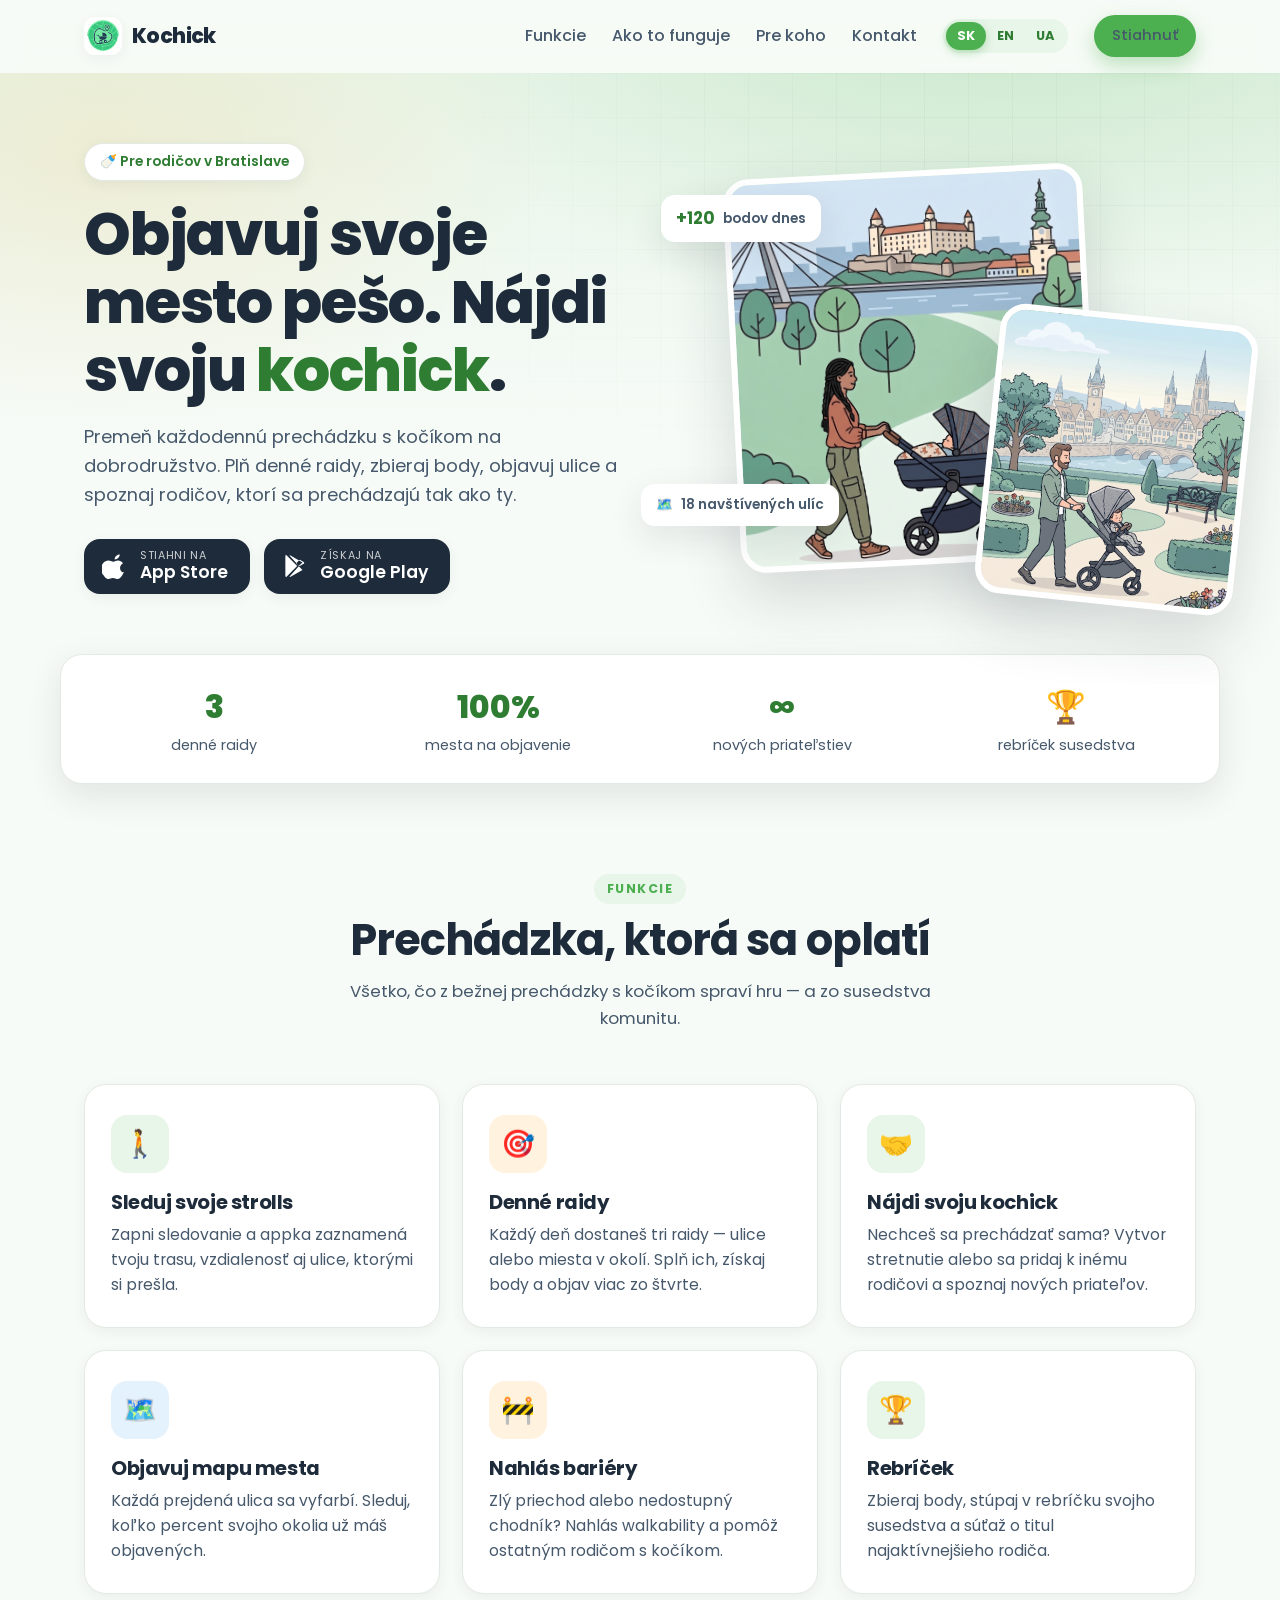
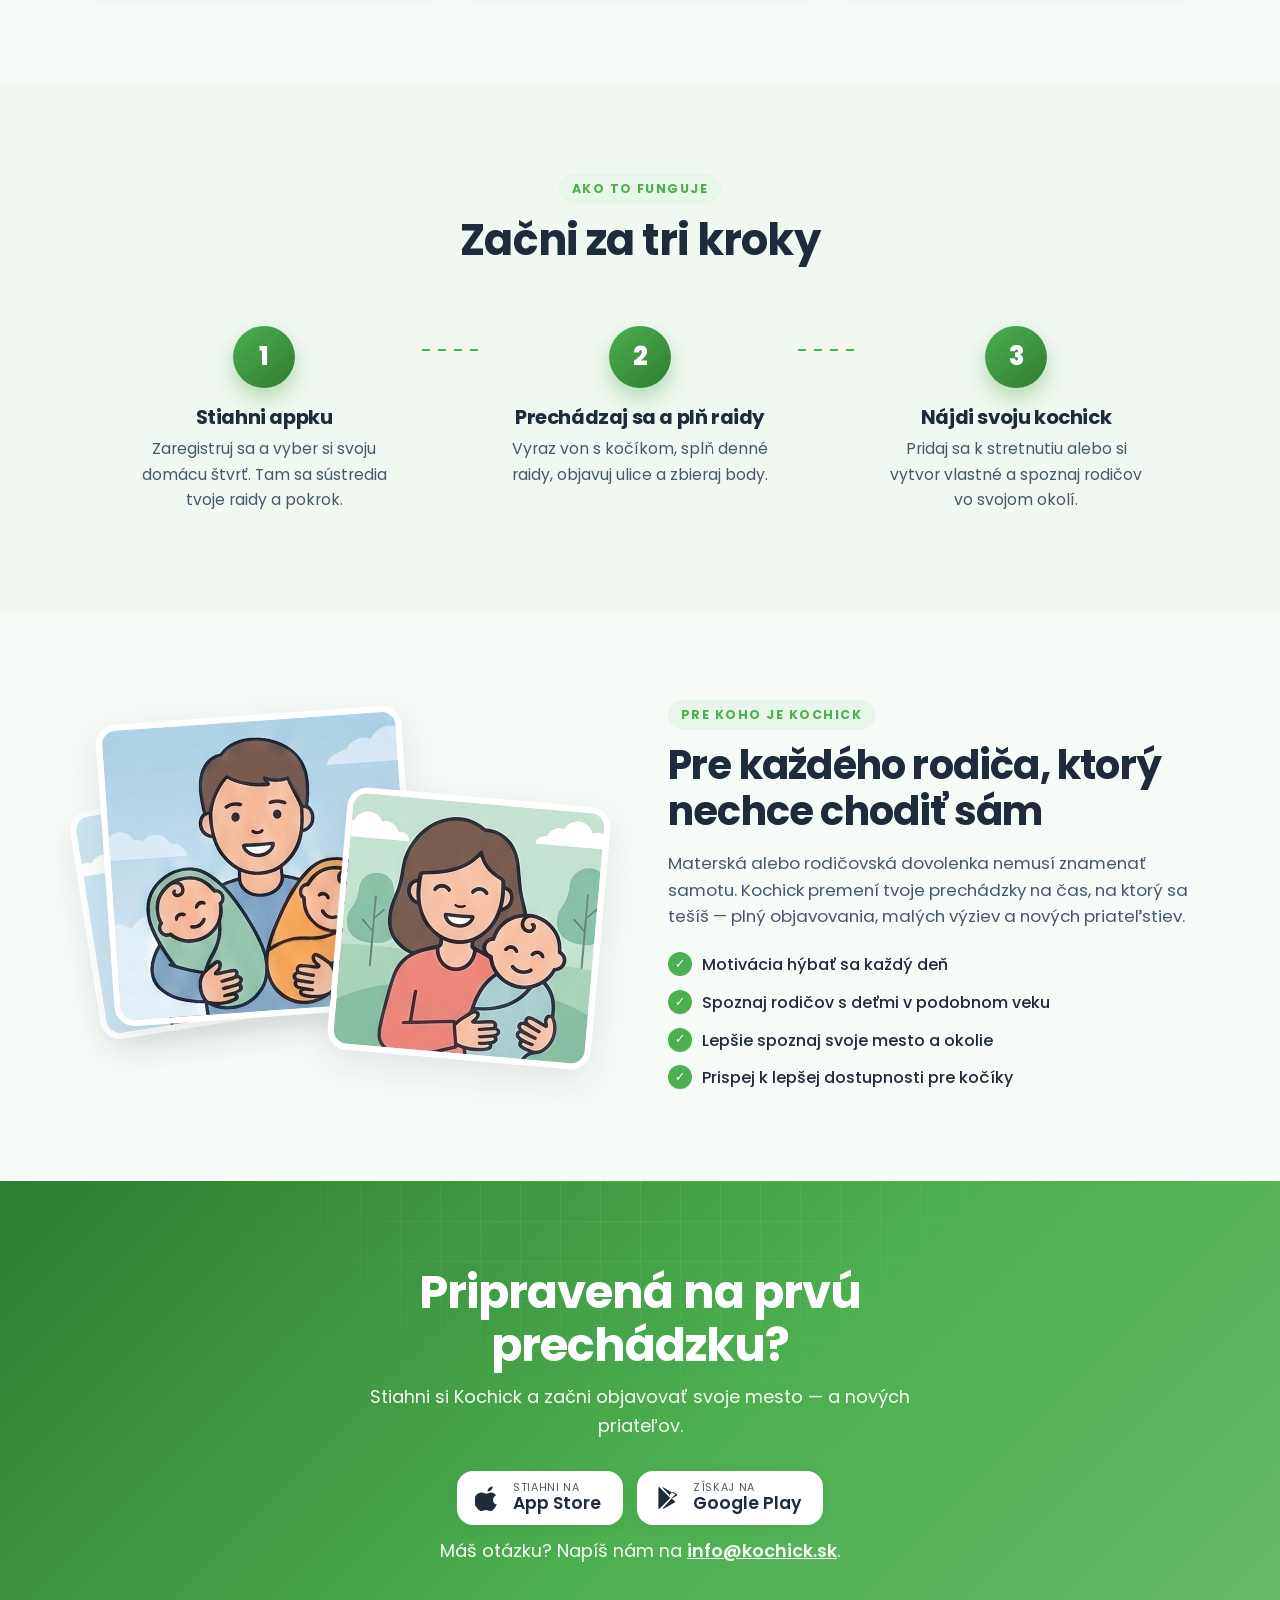
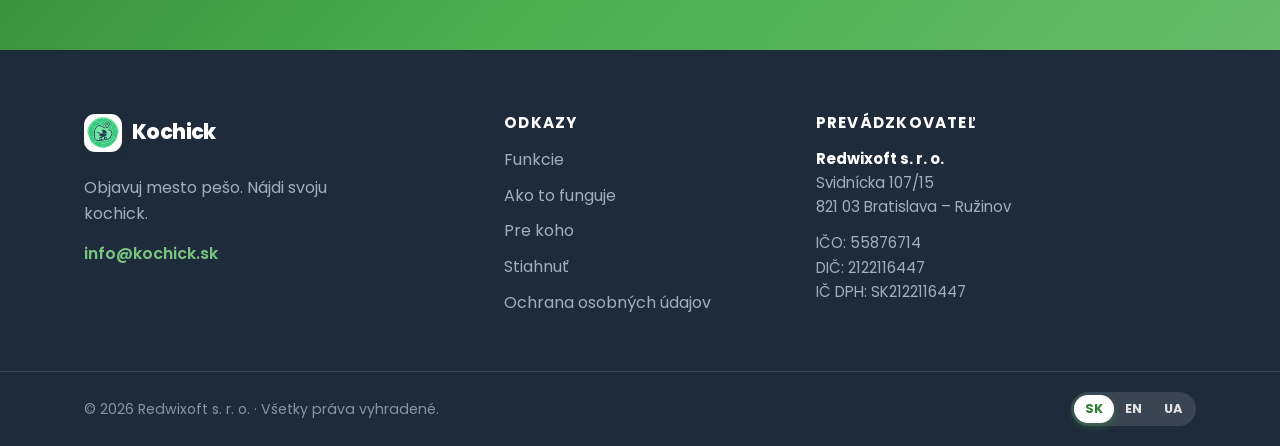
<file: index.html>
<!DOCTYPE html>
<html lang="sk">
<head>
  <meta charset="UTF-8" />
  <meta name="viewport" content="width=device-width, initial-scale=1.0" />
  <title>Kochick — Objavuj svoje mesto pešo</title>
  <meta name="description" data-i18n="meta.description"
        content="Kochick je hravá appka pre rodičov s kočíkom. Prechádzaj sa, plň denné raidy, objavuj mesto a nájdi svoju kochick — parťáčku na prechádzky." />
  <link rel="icon" type="image/png" href="assets/img/favicon.png" />

  <!-- Fonts -->
  <link rel="preconnect" href="https://fonts.googleapis.com" />
  <link rel="preconnect" href="https://fonts.gstatic.com" crossorigin />
  <link href="https://fonts.googleapis.com/css2?family=Poppins:wght@400;500;600;700;800&family=Nunito:wght@400;600;700;800&display=swap" rel="stylesheet" />

  <link rel="stylesheet" href="assets/css/styles.css" />
</head>
<body>

  <!-- ============ NAVBAR ============ -->
  <header class="nav" id="nav">
    <div class="container nav__inner">
      <a href="#top" class="brand">
        <img src="assets/img/logo.png" alt="Kochick" class="brand__logo" />
        <span class="brand__name">Kochick</span>
      </a>

      <nav class="nav__links" id="navLinks">
        <a href="#features" data-i18n="nav.features">Funkcie</a>
        <a href="#how" data-i18n="nav.how">Ako to funguje</a>
        <a href="#who" data-i18n="nav.who">Pre koho</a>
        <a href="#contact" data-i18n="nav.contact">Kontakt</a>

        <div class="lang" role="group" aria-label="Language">
          <button class="lang__btn" data-lang="sk">SK</button>
          <button class="lang__btn" data-lang="en">EN</button>
          <button class="lang__btn" data-lang="uk">UA</button>
        </div>

        <a href="#download" class="btn btn--primary btn--sm nav__cta" data-i18n="nav.download">Stiahnuť</a>
      </nav>

      <button class="nav__toggle" id="navToggle" aria-label="Menu">
        <span></span><span></span><span></span>
      </button>
    </div>
  </header>

  <main id="top">

    <!-- ============ HERO ============ -->
    <section class="hero">
      <div class="hero__bg" aria-hidden="true"></div>
      <div class="container hero__inner">
        <div class="hero__copy reveal">
          <span class="pill" data-i18n="hero.pill">🍼 Pre rodičov v Bratislave</span>
          <h1 class="hero__title" data-i18n="hero.title">Objavuj svoje mesto pešo. Nájdi svoju <span class="accent">kochick</span>.</h1>
          <p class="hero__sub" data-i18n="hero.sub">
            Premeň každodennú prechádzku s kočíkom na dobrodružstvo. Plň denné raidy, zbieraj body,
            objavuj ulice a spoznaj rodičov, ktorí sa prechádzajú tak ako ty.
          </p>

          <div class="store-row">
            <!-- IOS button — comment out this whole block to hide when only Android is ready -->
            <a class="store-btn" data-store="ios" href="#" aria-label="App Store">
              <svg viewBox="0 0 24 24" aria-hidden="true"><path d="M16.365 1.43c0 1.14-.42 2.2-1.26 3.05-.99 1-2.15 1.58-3.4 1.48-.15-1.12.4-2.28 1.2-3.06.87-.86 2.3-1.5 3.46-1.47zM20.5 17.02c-.6 1.38-.9 1.99-1.66 3.2-1.07 1.7-2.58 3.82-4.46 3.83-1.66.02-2.09-1.08-4.35-1.07-2.26.01-2.73 1.09-4.4 1.07-1.87-.02-3.3-1.93-4.37-3.63C-1.16 17.9-1.48 12.4.98 9.48c1.24-1.5 3.2-2.45 4.98-2.45 1.82 0 2.96 1.08 4.46 1.08 1.46 0 2.35-1.08 4.46-1.08 1.6 0 3.29.87 4.5 2.38-3.95 2.16-3.31 7.8.12 8.61z"/></svg>
              <span><small data-i18n="store.iosSmall">Stiahni na</small><strong>App Store</strong></span>
            </a>
            <!-- /IOS -->

            <!-- ANDROID button — comment out this whole block to hide when only iOS is ready -->
            <a class="store-btn" data-store="android" href="#" aria-label="Google Play">
              <svg viewBox="0 0 24 24" aria-hidden="true"><path d="M3.6 1.8c-.3.2-.5.6-.5 1.1v18.2c0 .5.2.9.5 1.1l.1.1L14 12.1v-.2L3.7 1.7l-.1.1zm11.9 10.5l3.4 3.4-11 6.3c-.4.2-.8.1-1.1 0l8.7-9.7zm0-.6L6.8 2.4c.3-.2.7-.2 1.1 0l11 6.3-3.4 3zm.9.3l3.6-2c.7-.4.7-1.4 0-1.8l-3.5-2-3.7 3.4 3.6 2.4z"/></svg>
              <span><small data-i18n="store.androidSmall">Získaj na</small><strong>Google Play</strong></span>
            </a>
            <!-- /ANDROID -->
          </div>
        </div>

        <div class="hero__art reveal">
          <div class="hero__phone">
            <img src="assets/img/hero-woman.png" alt="" class="hero__scene hero__scene--front" />
            <img src="assets/img/hero-man.png" alt="" class="hero__scene hero__scene--back" />
          </div>
          <div class="float-badge float-badge--1"><strong>+120</strong><span data-i18n="hero.badgePoints">bodov dnes</span></div>
          <div class="float-badge float-badge--2">🗺️ <span data-i18n="hero.badgeStreets">18 navštívených ulíc</span></div>
        </div>
      </div>
    </section>

    <!-- ============ STATS STRIP ============ -->
    <section class="stats">
      <div class="container stats__inner">
        <div class="stat reveal"><strong>3</strong><span data-i18n="stats.raids">denné raidy</span></div>
        <div class="stat reveal"><strong>100%</strong><span data-i18n="stats.map">mesta na objavenie</span></div>
        <div class="stat reveal"><strong>∞</strong><span data-i18n="stats.friends">nových priateľstiev</span></div>
        <div class="stat reveal"><strong>🏆</strong><span data-i18n="stats.rank">rebríček susedstva</span></div>
      </div>
    </section>

    <!-- ============ FEATURES ============ -->
    <section class="section" id="features">
      <div class="container">
        <div class="section__head reveal">
          <span class="eyebrow" data-i18n="features.eyebrow">Funkcie</span>
          <h2 data-i18n="features.title">Prechádzka, ktorá sa oplatí</h2>
          <p data-i18n="features.sub">Všetko, čo z bežnej prechádzky s kočíkom spraví hru — a zo susedstva komunitu.</p>
        </div>

        <div class="grid">
          <article class="card reveal">
            <div class="card__icon card__icon--green">🚶</div>
            <h3 data-i18n="feat.strolls.t">Sleduj svoje strolls</h3>
            <p data-i18n="feat.strolls.d">Zapni sledovanie a appka zaznamená tvoju trasu, vzdialenosť aj ulice, ktorými si prešla.</p>
          </article>

          <article class="card reveal">
            <div class="card__icon card__icon--orange">🎯</div>
            <h3 data-i18n="feat.raids.t">Denné raidy</h3>
            <p data-i18n="feat.raids.d">Každý deň dostaneš tri raidy — ulice alebo miesta v okolí. Splň ich, získaj body a objav viac zo štvrte.</p>
          </article>

          <article class="card reveal">
            <div class="card__icon card__icon--green">🤝</div>
            <h3 data-i18n="feat.meetups.t">Nájdi svoju kochick</h3>
            <p data-i18n="feat.meetups.d">Nechceš sa prechádzať sama? Vytvor stretnutie alebo sa pridaj k inému rodičovi a spoznaj nových priateľov.</p>
          </article>

          <article class="card reveal">
            <div class="card__icon card__icon--blue">🗺️</div>
            <h3 data-i18n="feat.map.t">Objavuj mapu mesta</h3>
            <p data-i18n="feat.map.d">Každá prejdená ulica sa vyfarbí. Sleduj, koľko percent svojho okolia už máš objavených.</p>
          </article>

          <article class="card reveal">
            <div class="card__icon card__icon--orange">🚧</div>
            <h3 data-i18n="feat.walk.t">Nahlás bariéry</h3>
            <p data-i18n="feat.walk.d">Zlý priechod alebo nedostupný chodník? Nahlás walkability a pomôž ostatným rodičom s kočíkom.</p>
          </article>

          <article class="card reveal">
            <div class="card__icon card__icon--green">🏆</div>
            <h3 data-i18n="feat.rank.t">Rebríček</h3>
            <p data-i18n="feat.rank.d">Zbieraj body, stúpaj v rebríčku svojho susedstva a súťaž o titul najaktívnejšieho rodiča.</p>
          </article>
        </div>
      </div>
    </section>

    <!-- ============ HOW IT WORKS ============ -->
    <section class="section section--tint" id="how">
      <div class="container">
        <div class="section__head reveal">
          <span class="eyebrow" data-i18n="how.eyebrow">Ako to funguje</span>
          <h2 data-i18n="how.title">Začni za tri kroky</h2>
        </div>

        <div class="steps">
          <div class="step reveal">
            <div class="step__num">1</div>
            <h3 data-i18n="how.s1.t">Stiahni appku</h3>
            <p data-i18n="how.s1.d">Zaregistruj sa a vyber si svoju domácu štvrť. Tam sa sústredia tvoje raidy a pokrok.</p>
          </div>
          <div class="step__line" aria-hidden="true"></div>
          <div class="step reveal">
            <div class="step__num">2</div>
            <h3 data-i18n="how.s2.t">Prechádzaj sa a plň raidy</h3>
            <p data-i18n="how.s2.d">Vyraz von s kočíkom, splň denné raidy, objavuj ulice a zbieraj body.</p>
          </div>
          <div class="step__line" aria-hidden="true"></div>
          <div class="step reveal">
            <div class="step__num">3</div>
            <h3 data-i18n="how.s3.t">Nájdi svoju kochick</h3>
            <p data-i18n="how.s3.d">Pridaj sa k stretnutiu alebo si vytvor vlastné a spoznaj rodičov vo svojom okolí.</p>
          </div>
        </div>
      </div>
    </section>

    <!-- ============ WHO IT'S FOR / SHOWCASE ============ -->
    <section class="section" id="who">
      <div class="container who">
        <div class="who__art reveal">
          <img src="assets/img/profile-man-2.png" alt="" class="who__img who__img--1" />
          <img src="assets/img/profile-woman.png" alt="" class="who__img who__img--2" />
          <img src="assets/img/profile-woman-2.png" alt="" class="who__img who__img--3" />
        </div>
        <div class="who__copy reveal">
          <span class="eyebrow" data-i18n="who.eyebrow">Pre koho je Kochick</span>
          <h2 data-i18n="who.title">Pre každého rodiča, ktorý nechce chodiť sám</h2>
          <p data-i18n="who.sub">Materská alebo rodičovská dovolenka nemusí znamenať samotu. Kochick premení tvoje prechádzky na čas, na ktorý sa tešíš — plný objavovania, malých výziev a nových priateľstiev.</p>
          <ul class="checklist">
            <li data-i18n="who.p1">Motivácia hýbať sa každý deň</li>
            <li data-i18n="who.p2">Spoznaj rodičov s deťmi v podobnom veku</li>
            <li data-i18n="who.p3">Lepšie spoznaj svoje mesto a okolie</li>
            <li data-i18n="who.p4">Prispej k lepšej dostupnosti pre kočíky</li>
          </ul>
        </div>
      </div>
    </section>

    <!-- ============ DOWNLOAD CTA ============ -->
    <section class="cta" id="download">
      <div class="cta__bg" aria-hidden="true"></div>
      <div class="container cta__inner reveal">
        <h2 data-i18n="cta.title">Pripravená na prvú prechádzku?</h2>
        <p data-i18n="cta.sub">Stiahni si Kochick a začni objavovať svoje mesto — a nových priateľov.</p>

        <div class="store-row store-row--center">
          <!-- IOS button — comment out this whole block to hide when only Android is ready -->
          <a class="store-btn store-btn--light" data-store="ios" href="#" aria-label="App Store">
            <svg viewBox="0 0 24 24" aria-hidden="true"><path d="M16.365 1.43c0 1.14-.42 2.2-1.26 3.05-.99 1-2.15 1.58-3.4 1.48-.15-1.12.4-2.28 1.2-3.06.87-.86 2.3-1.5 3.46-1.47zM20.5 17.02c-.6 1.38-.9 1.99-1.66 3.2-1.07 1.7-2.58 3.82-4.46 3.83-1.66.02-2.09-1.08-4.35-1.07-2.26.01-2.73 1.09-4.4 1.07-1.87-.02-3.3-1.93-4.37-3.63C-1.16 17.9-1.48 12.4.98 9.48c1.24-1.5 3.2-2.45 4.98-2.45 1.82 0 2.96 1.08 4.46 1.08 1.46 0 2.35-1.08 4.46-1.08 1.6 0 3.29.87 4.5 2.38-3.95 2.16-3.31 7.8.12 8.61z"/></svg>
            <span><small data-i18n="store.iosSmall">Stiahni na</small><strong>App Store</strong></span>
          </a>
          <!-- /IOS -->

          <!-- ANDROID button — comment out this whole block to hide when only iOS is ready -->
          <a class="store-btn store-btn--light" data-store="android" href="#" aria-label="Google Play">
            <svg viewBox="0 0 24 24" aria-hidden="true"><path d="M3.6 1.8c-.3.2-.5.6-.5 1.1v18.2c0 .5.2.9.5 1.1l.1.1L14 12.1v-.2L3.7 1.7l-.1.1zm11.9 10.5l3.4 3.4-11 6.3c-.4.2-.8.1-1.1 0l8.7-9.7zm0-.6L6.8 2.4c.3-.2.7-.2 1.1 0l11 6.3-3.4 3zm.9.3l3.6-2c.7-.4.7-1.4 0-1.8l-3.5-2-3.7 3.4 3.6 2.4z"/></svg>
            <span><small data-i18n="store.androidSmall">Získaj na</small><strong>Google Play</strong></span>
          </a>
          <!-- /ANDROID -->
        </div>
        <p class="cta__note" data-i18n="cta.soon">Máš otázku? Napíš nám na
          <a href="mailto:info@kochick.sk">info@kochick.sk</a>.</p>
      </div>
    </section>

  </main>

  <!-- ============ FOOTER ============ -->
  <footer class="footer" id="contact">
    <div class="container footer__inner">
      <div class="footer__brand">
        <a href="#top" class="brand">
          <img src="assets/img/logo.png" alt="Kochick" class="brand__logo" />
          <span class="brand__name">Kochick</span>
        </a>
        <p data-i18n="footer.tagline">Objavuj mesto pešo. Nájdi svoju kochick.</p>
        <a class="footer__mail" href="mailto:info@kochick.sk">info@kochick.sk</a>
      </div>

      <div class="footer__col">
        <h4 data-i18n="footer.linksTitle">Odkazy</h4>
        <a href="#features" data-i18n="nav.features">Funkcie</a>
        <a href="#how" data-i18n="nav.how">Ako to funguje</a>
        <a href="#who" data-i18n="nav.who">Pre koho</a>
        <a href="#download" data-i18n="nav.download">Stiahnuť</a>
        <a href="privacy.html" data-i18n="footer.privacy">Ochrana osobných údajov</a>
      </div>

      <div class="footer__col footer__legal">
        <h4 data-i18n="footer.companyTitle">Prevádzkovateľ</h4>
        <p>
          <strong>Redwixoft s. r. o.</strong><br />
          Svidnícka 107/15<br />
          821 03 Bratislava – Ružinov
        </p>
        <p class="footer__ids">
          IČO: 55876714<br />
          DIČ: 2122116447<br />
          IČ DPH: SK2122116447
        </p>
      </div>
    </div>

    <div class="footer__bottom">
      <div class="container footer__bottom-inner">
        <span>© <span id="year">2026</span> Redwixoft s. r. o. · <span data-i18n="footer.rights">Všetky práva vyhradené.</span></span>
        <div class="lang lang--footer" role="group" aria-label="Language">
          <button class="lang__btn" data-lang="sk">SK</button>
          <button class="lang__btn" data-lang="en">EN</button>
          <button class="lang__btn" data-lang="uk">UA</button>
        </div>
      </div>
    </div>
  </footer>

  <script src="assets/js/i18n.js"></script>
  <script src="assets/js/main.js"></script>
</body>
</html>
</file>
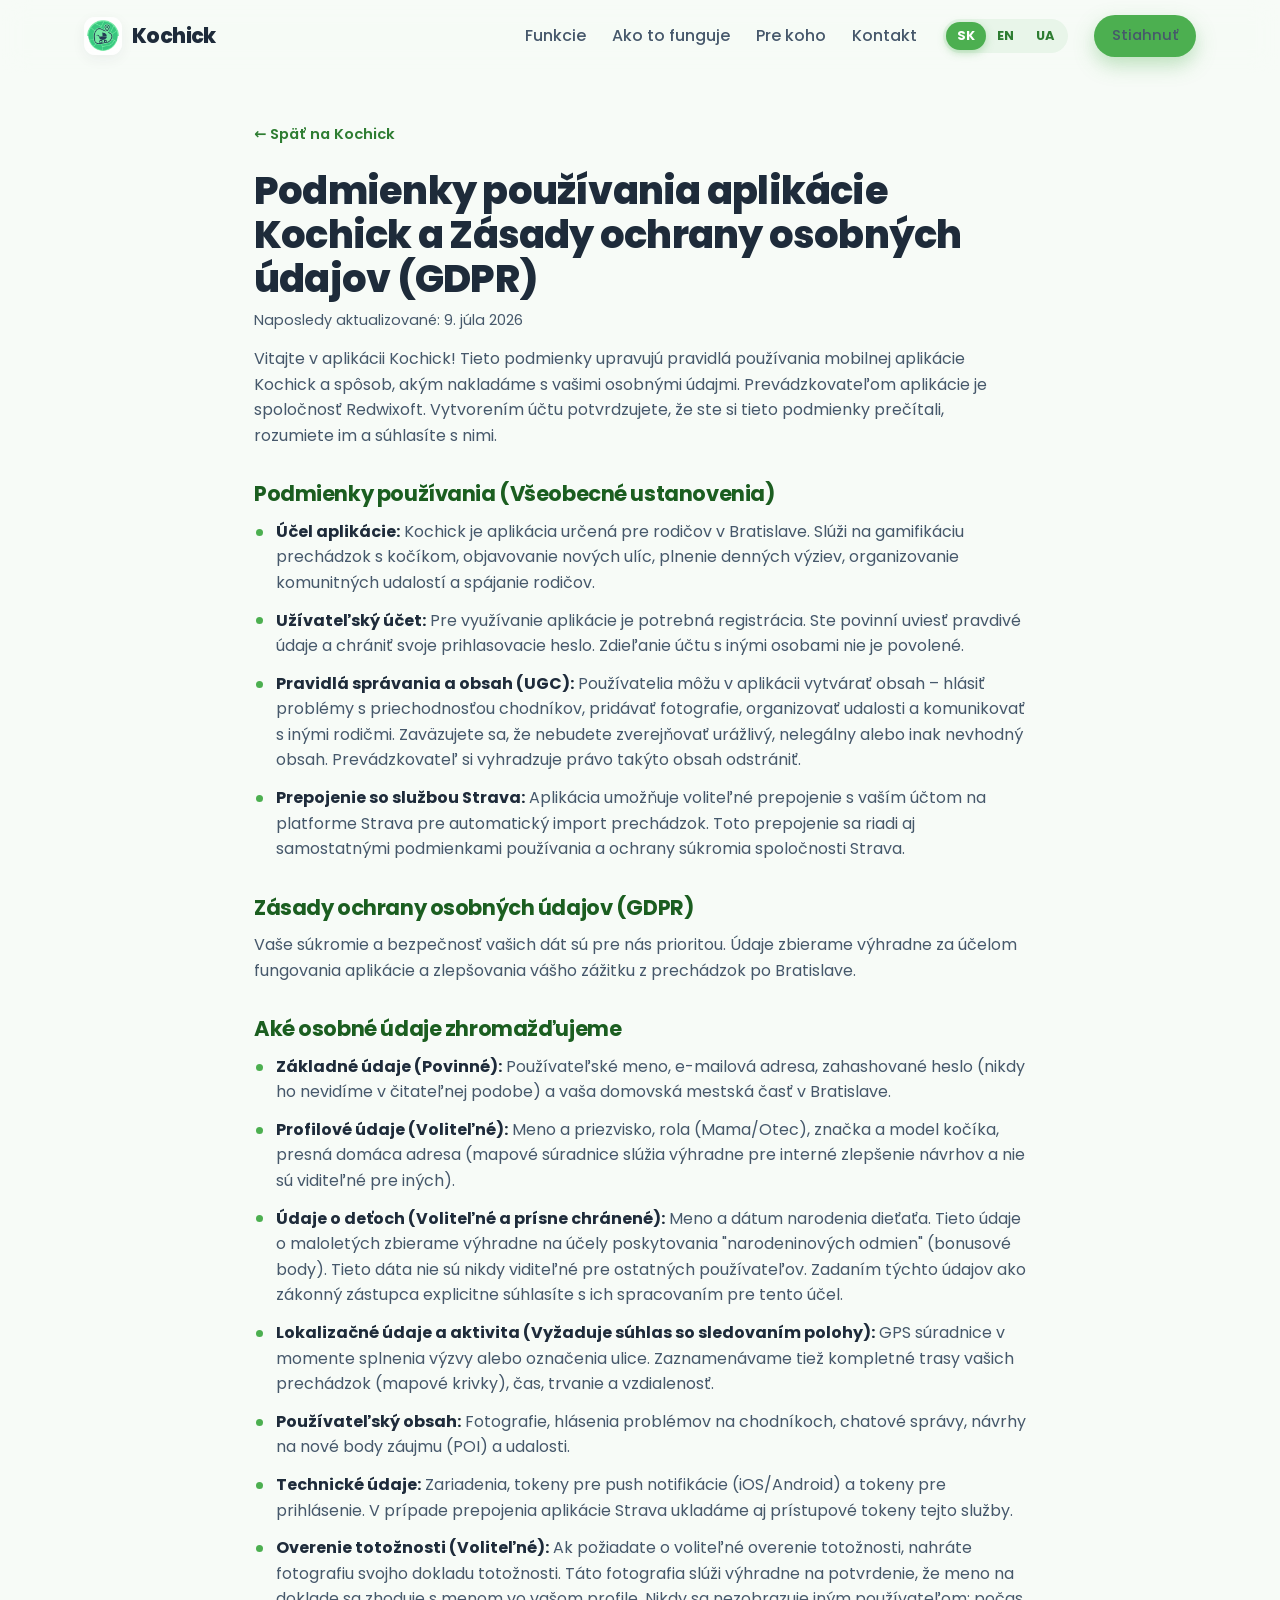
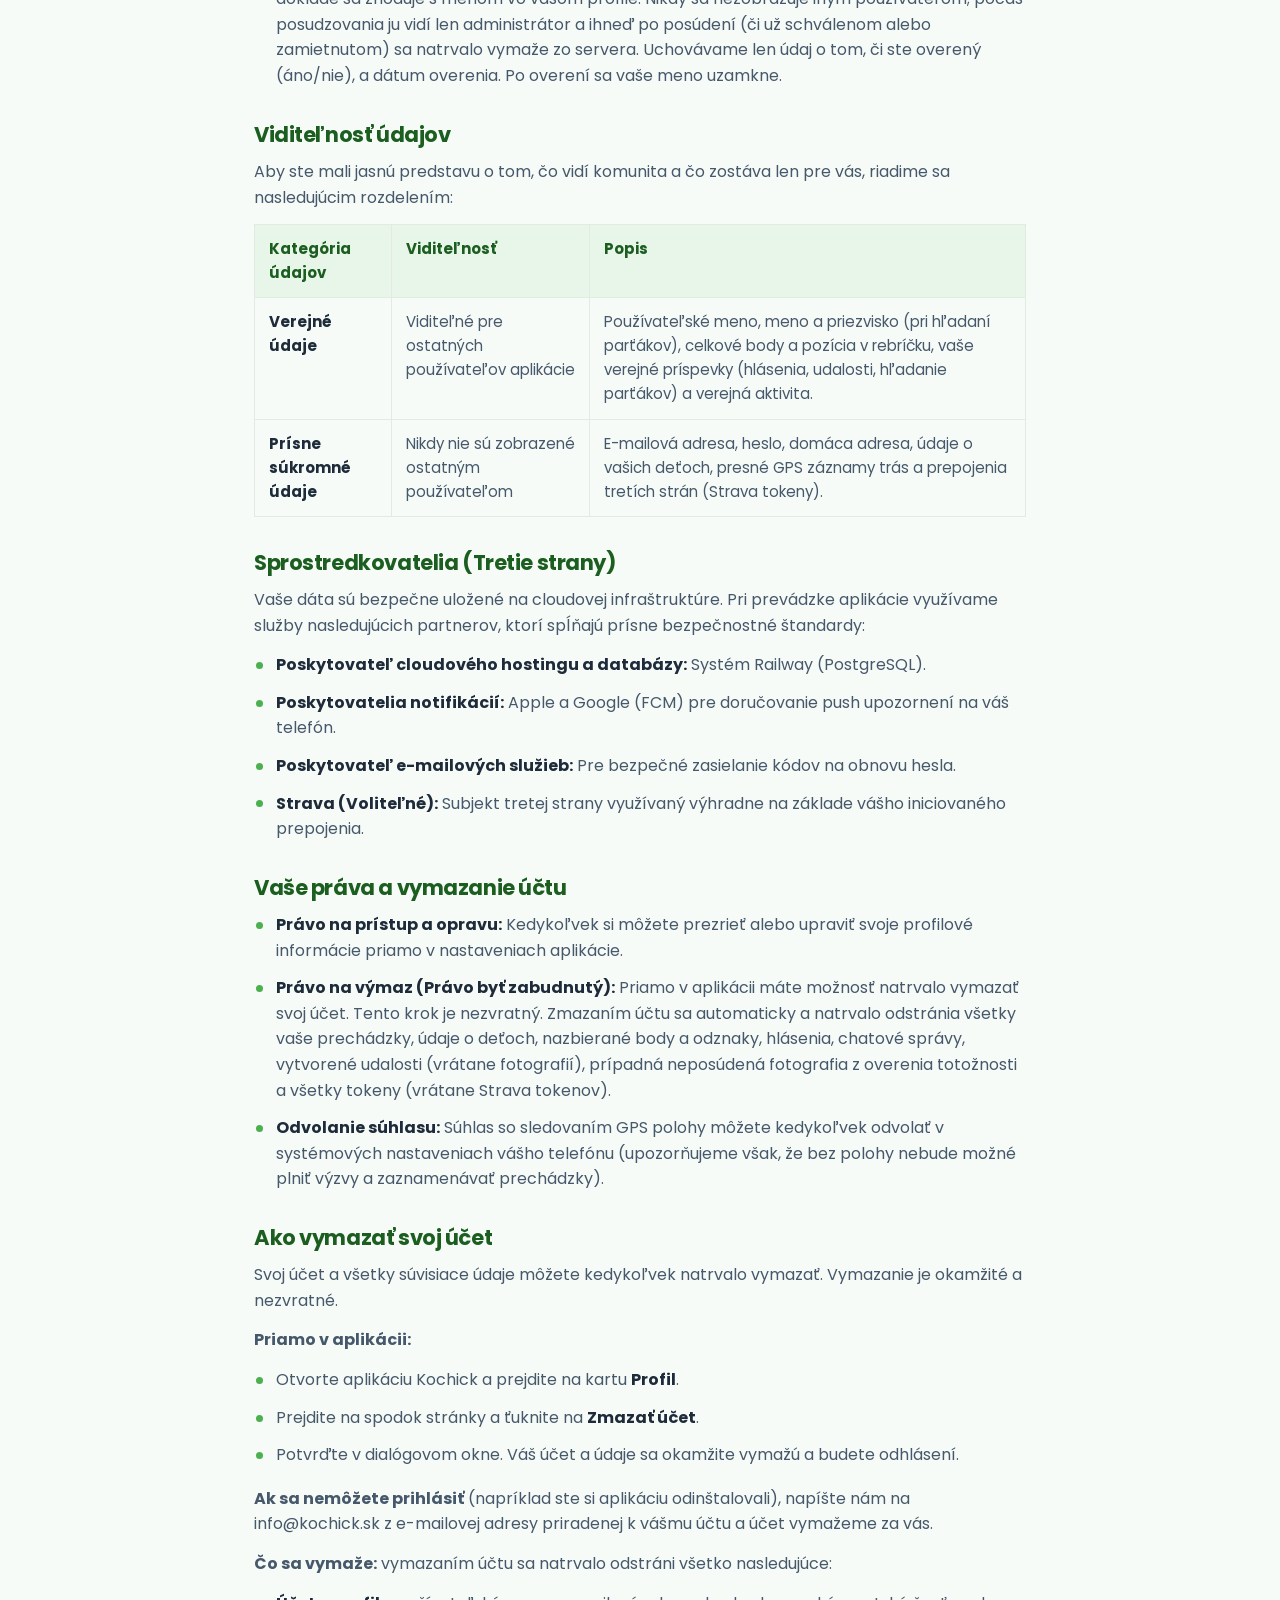
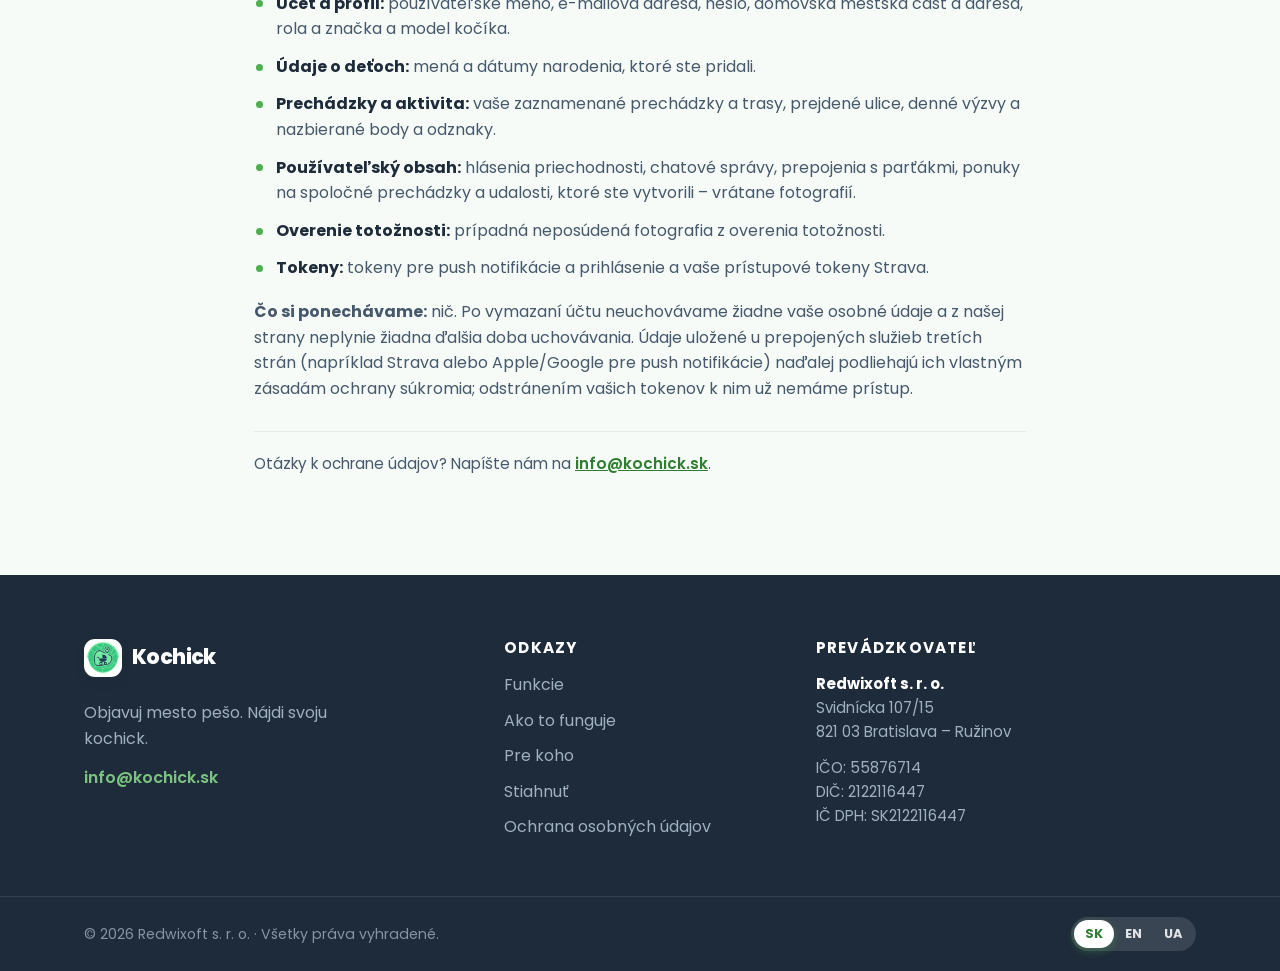
<file: privacy.html>
<!DOCTYPE html>
<html lang="sk">
<head>
  <meta charset="UTF-8" />
  <meta name="viewport" content="width=device-width, initial-scale=1.0" />
  <title>Kochick — Podmienky používania a ochrana osobných údajov</title>
  <meta name="description" content="Podmienky používania aplikácie Kochick a Zásady ochrany osobných údajov (GDPR)." />
  <link rel="icon" type="image/png" href="assets/img/favicon.png" />

  <!-- Fonts -->
  <link rel="preconnect" href="https://fonts.googleapis.com" />
  <link rel="preconnect" href="https://fonts.gstatic.com" crossorigin />
  <link href="https://fonts.googleapis.com/css2?family=Poppins:wght@400;500;600;700;800&family=Nunito:wght@400;600;700;800&display=swap" rel="stylesheet" />

  <link rel="stylesheet" href="assets/css/styles.css" />
</head>
<body>

  <!-- ============ NAVBAR ============ -->
  <header class="nav" id="nav">
    <div class="container nav__inner">
      <a href="index.html" class="brand">
        <img src="assets/img/logo.png" alt="Kochick" class="brand__logo" />
        <span class="brand__name">Kochick</span>
      </a>

      <nav class="nav__links" id="navLinks">
        <a href="index.html#features" data-i18n="nav.features">Funkcie</a>
        <a href="index.html#how" data-i18n="nav.how">Ako to funguje</a>
        <a href="index.html#who" data-i18n="nav.who">Pre koho</a>
        <a href="index.html#contact" data-i18n="nav.contact">Kontakt</a>

        <div class="lang" role="group" aria-label="Language">
          <button class="lang__btn" data-lang="sk">SK</button>
          <button class="lang__btn" data-lang="en">EN</button>
          <button class="lang__btn" data-lang="uk">UA</button>
        </div>

        <a href="index.html#download" class="btn btn--primary btn--sm nav__cta" data-i18n="nav.download">Stiahnuť</a>
      </nav>

      <button class="nav__toggle" id="navToggle" aria-label="Menu">
        <span></span><span></span><span></span>
      </button>
    </div>
  </header>

  <main id="top">
    <section class="legal">
      <div class="container legal__inner">

        <!-- ============ SLOVAK ============ -->
        <article class="legal__doc" data-legal="sk">
          <a class="legal__back" href="index.html">← Späť na Kochick</a>
          <h1>Podmienky používania aplikácie Kochick a Zásady ochrany osobných údajov (GDPR)</h1>
          <p class="legal__meta">Naposledy aktualizované: 9. júla 2026</p>
          <p>Vitajte v aplikácii Kochick! Tieto podmienky upravujú pravidlá používania mobilnej aplikácie Kochick a spôsob, akým nakladáme s vašimi osobnými údajmi. Prevádzkovateľom aplikácie je spoločnosť Redwixoft. Vytvorením účtu potvrdzujete, že ste si tieto podmienky prečítali, rozumiete im a súhlasíte s nimi.</p>

          <h2>Podmienky používania (Všeobecné ustanovenia)</h2>
          <ul>
            <li><strong>Účel aplikácie:</strong> Kochick je aplikácia určená pre rodičov v Bratislave. Slúži na gamifikáciu prechádzok s kočíkom, objavovanie nových ulíc, plnenie denných výziev, organizovanie komunitných udalostí a spájanie rodičov.</li>
            <li><strong>Užívateľský účet:</strong> Pre využívanie aplikácie je potrebná registrácia. Ste povinní uviesť pravdivé údaje a chrániť svoje prihlasovacie heslo. Zdieľanie účtu s inými osobami nie je povolené.</li>
            <li><strong>Pravidlá správania a obsah (UGC):</strong> Používatelia môžu v aplikácii vytvárať obsah – hlásiť problémy s priechodnosťou chodníkov, pridávať fotografie, organizovať udalosti a komunikovať s inými rodičmi. Zaväzujete sa, že nebudete zverejňovať urážlivý, nelegálny alebo inak nevhodný obsah. Prevádzkovateľ si vyhradzuje právo takýto obsah odstrániť.</li>
            <li><strong>Prepojenie so službou Strava:</strong> Aplikácia umožňuje voliteľné prepojenie s vaším účtom na platforme Strava pre automatický import prechádzok. Toto prepojenie sa riadi aj samostatnými podmienkami používania a ochrany súkromia spoločnosti Strava.</li>
          </ul>

          <h2>Zásady ochrany osobných údajov (GDPR)</h2>
          <p>Vaše súkromie a bezpečnosť vašich dát sú pre nás prioritou. Údaje zbierame výhradne za účelom fungovania aplikácie a zlepšovania vášho zážitku z prechádzok po Bratislave.</p>

          <h2>Aké osobné údaje zhromažďujeme</h2>
          <ul>
            <li><strong>Základné údaje (Povinné):</strong> Používateľské meno, e-mailová adresa, zahashované heslo (nikdy ho nevidíme v čitateľnej podobe) a vaša domovská mestská časť v Bratislave.</li>
            <li><strong>Profilové údaje (Voliteľné):</strong> Meno a priezvisko, rola (Mama/Otec), značka a model kočíka, presná domáca adresa (mapové súradnice slúžia výhradne pre interné zlepšenie návrhov a nie sú viditeľné pre iných).</li>
            <li><strong>Údaje o deťoch (Voliteľné a prísne chránené):</strong> Meno a dátum narodenia dieťaťa. Tieto údaje o maloletých zbierame výhradne na účely poskytovania "narodeninových odmien" (bonusové body). Tieto dáta nie sú nikdy viditeľné pre ostatných používateľov. Zadaním týchto údajov ako zákonný zástupca explicitne súhlasíte s ich spracovaním pre tento účel.</li>
            <li><strong>Lokalizačné údaje a aktivita (Vyžaduje súhlas so sledovaním polohy):</strong> GPS súradnice v momente splnenia výzvy alebo označenia ulice. Zaznamenávame tiež kompletné trasy vašich prechádzok (mapové krivky), čas, trvanie a vzdialenosť.</li>
            <li><strong>Používateľský obsah:</strong> Fotografie, hlásenia problémov na chodníkoch, chatové správy, návrhy na nové body záujmu (POI) a udalosti.</li>
            <li><strong>Technické údaje:</strong> Zariadenia, tokeny pre push notifikácie (iOS/Android) a tokeny pre prihlásenie. V prípade prepojenia aplikácie Strava ukladáme aj prístupové tokeny tejto služby.</li>
            <li><strong>Overenie totožnosti (Voliteľné):</strong> Ak požiadate o voliteľné overenie totožnosti, nahráte fotografiu svojho dokladu totožnosti. Táto fotografia slúži výhradne na potvrdenie, že meno na doklade sa zhoduje s menom vo vašom profile. Nikdy sa nezobrazuje iným používateľom; počas posudzovania ju vidí len administrátor a ihneď po posúdení (či už schválenom alebo zamietnutom) sa natrvalo vymaže zo servera. Uchovávame len údaj o tom, či ste overený (áno/nie), a dátum overenia. Po overení sa vaše meno uzamkne.</li>
          </ul>

          <h2>Viditeľnosť údajov</h2>
          <p>Aby ste mali jasnú predstavu o tom, čo vidí komunita a čo zostáva len pre vás, riadime sa nasledujúcim rozdelením:</p>
          <div class="legal__table-wrap">
            <table>
              <thead>
                <tr><th>Kategória údajov</th><th>Viditeľnosť</th><th>Popis</th></tr>
              </thead>
              <tbody>
                <tr><td><strong>Verejné údaje</strong></td><td>Viditeľné pre ostatných používateľov aplikácie</td><td>Používateľské meno, meno a priezvisko (pri hľadaní parťákov), celkové body a pozícia v rebríčku, vaše verejné príspevky (hlásenia, udalosti, hľadanie parťákov) a verejná aktivita.</td></tr>
                <tr><td><strong>Prísne súkromné údaje</strong></td><td>Nikdy nie sú zobrazené ostatným používateľom</td><td>E-mailová adresa, heslo, domáca adresa, údaje o vašich deťoch, presné GPS záznamy trás a prepojenia tretích strán (Strava tokeny).</td></tr>
              </tbody>
            </table>
          </div>

          <h2>Sprostredkovatelia (Tretie strany)</h2>
          <p>Vaše dáta sú bezpečne uložené na cloudovej infraštruktúre. Pri prevádzke aplikácie využívame služby nasledujúcich partnerov, ktorí spĺňajú prísne bezpečnostné štandardy:</p>
          <ul>
            <li><strong>Poskytovateľ cloudového hostingu a databázy:</strong> Systém Railway (PostgreSQL).</li>
            <li><strong>Poskytovatelia notifikácií:</strong> Apple a Google (FCM) pre doručovanie push upozornení na váš telefón.</li>
            <li><strong>Poskytovateľ e-mailových služieb:</strong> Pre bezpečné zasielanie kódov na obnovu hesla.</li>
            <li><strong>Strava (Voliteľné):</strong> Subjekt tretej strany využívaný výhradne na základe vášho iniciovaného prepojenia.</li>
          </ul>

          <h2>Vaše práva a vymazanie účtu</h2>
          <ul>
            <li><strong>Právo na prístup a opravu:</strong> Kedykoľvek si môžete prezrieť alebo upraviť svoje profilové informácie priamo v nastaveniach aplikácie.</li>
            <li><strong>Právo na výmaz (Právo byť zabudnutý):</strong> Priamo v aplikácii máte možnosť natrvalo vymazať svoj účet. Tento krok je nezvratný. Zmazaním účtu sa automaticky a natrvalo odstránia všetky vaše prechádzky, údaje o deťoch, nazbierané body a odznaky, hlásenia, chatové správy, vytvorené udalosti (vrátane fotografií), prípadná neposúdená fotografia z overenia totožnosti a všetky tokeny (vrátane Strava tokenov).</li>
            <li><strong>Odvolanie súhlasu:</strong> Súhlas so sledovaním GPS polohy môžete kedykoľvek odvolať v systémových nastaveniach vášho telefónu (upozorňujeme však, že bez polohy nebude možné plniť výzvy a zaznamenávať prechádzky).</li>
          </ul>

          <h2>Ako vymazať svoj účet</h2>
          <p>Svoj účet a všetky súvisiace údaje môžete kedykoľvek natrvalo vymazať. Vymazanie je okamžité a nezvratné.</p>
          <p><strong>Priamo v aplikácii:</strong></p>
          <ul>
            <li>Otvorte aplikáciu Kochick a prejdite na kartu <strong>Profil</strong>.</li>
            <li>Prejdite na spodok stránky a ťuknite na <strong>Zmazať účet</strong>.</li>
            <li>Potvrďte v dialógovom okne. Váš účet a údaje sa okamžite vymažú a budete odhlásení.</li>
          </ul>
          <p><strong>Ak sa nemôžete prihlásiť</strong> (napríklad ste si aplikáciu odinštalovali), napíšte nám na <a href="mailto:info@kochick.sk">info@kochick.sk</a> z e-mailovej adresy priradenej k vášmu účtu a účet vymažeme za vás.</p>

          <p><strong>Čo sa vymaže:</strong> vymazaním účtu sa natrvalo odstráni všetko nasledujúce:</p>
          <ul>
            <li><strong>Účet a profil:</strong> používateľské meno, e-mailová adresa, heslo, domovská mestská časť a adresa, rola a značka a model kočíka.</li>
            <li><strong>Údaje o deťoch:</strong> mená a dátumy narodenia, ktoré ste pridali.</li>
            <li><strong>Prechádzky a aktivita:</strong> vaše zaznamenané prechádzky a trasy, prejdené ulice, denné výzvy a nazbierané body a odznaky.</li>
            <li><strong>Používateľský obsah:</strong> hlásenia priechodnosti, chatové správy, prepojenia s parťákmi, ponuky na spoločné prechádzky a udalosti, ktoré ste vytvorili – vrátane fotografií.</li>
            <li><strong>Overenie totožnosti:</strong> prípadná neposúdená fotografia z overenia totožnosti.</li>
            <li><strong>Tokeny:</strong> tokeny pre push notifikácie a prihlásenie a vaše prístupové tokeny Strava.</li>
          </ul>
          <p><strong>Čo si ponechávame:</strong> nič. Po vymazaní účtu neuchovávame žiadne vaše osobné údaje a z našej strany neplynie žiadna ďalšia doba uchovávania. Údaje uložené u prepojených služieb tretích strán (napríklad Strava alebo Apple/Google pre push notifikácie) naďalej podliehajú ich vlastným zásadám ochrany súkromia; odstránením vašich tokenov k nim už nemáme prístup.</p>

          <p class="legal__contact">Otázky k ochrane údajov? Napíšte nám na <a href="mailto:info@kochick.sk">info@kochick.sk</a>.</p>
        </article>

        <!-- ============ ENGLISH ============ -->
        <article class="legal__doc" data-legal="en">
          <a class="legal__back" href="index.html">← Back to Kochick</a>
          <h1>Kochick App Terms of Use and Privacy Policy (GDPR)</h1>
          <p class="legal__meta">Last updated: 9 July 2026</p>
          <p>Welcome to the Kochick app! These terms govern the rules for using the Kochick mobile application and how we handle your personal data. The application is operated by Redwixoft. By creating an account, you confirm that you have read, understood, and agree to these terms.</p>

          <h2>Terms of Use (General Provisions)</h2>
          <ul>
            <li><strong>Purpose of the App:</strong> Kochick is an application designed for parents in Bratislava. It serves to gamify stroller-walking, discover new streets, complete daily raids (challenges), organize community events, and connect parents.</li>
            <li><strong>User Account:</strong> Registration is required to use the application. You are obliged to provide truthful information and protect your login password. Sharing your account with other people is not permitted.</li>
            <li><strong>Code of Conduct and Content (UGC):</strong> Users can create content within the app—report walkability issues on pavements, add photos, organize events, and communicate with other parents. You agree not to post abusive, illegal, or otherwise inappropriate content. The operator reserves the right to remove such content.</li>
            <li><strong>Strava Connection:</strong> The application allows for an optional connection with your Strava platform account to automatically import walks. This connection is also governed by Strava's separate terms of use and privacy policy.</li>
          </ul>

          <h2>Privacy Policy (GDPR)</h2>
          <p>Your privacy and the security of your data are our priority. We collect data exclusively for the purpose of running the application and improving your walking experience in Bratislava.</p>

          <h2>What Personal Data We Collect</h2>
          <ul>
            <li><strong>Basic Data (Required):</strong> Username, email address, hashed password (we never see it in readable form), and your home district in Bratislava.</li>
            <li><strong>Profile Data (Optional):</strong> First and last name, role (Mom/Dad), stroller brand and model, exact home address (map coordinates are used exclusively for internal suggestion improvements and are never visible to others).</li>
            <li><strong>Children's Data (Optional and Strictly Protected):</strong> Child's name and birthdate. We collect this data about minors solely for the purpose of granting "birthday rewards" (bonus points). This data is never visible to other users. By entering this data as a legal guardian, you explicitly consent to its processing for this purpose.</li>
            <li><strong>Location Data and Activity (Requires Location Tracking Consent):</strong> GPS coordinates at the moment of completing a raid or claiming a street. We also record the complete routes of your tracked walks (map polylines), time, duration, and distance.</li>
            <li><strong>User-Generated Content:</strong> Photos, walkability reports, chat messages, point of interest (POI) suggestions, and events.</li>
            <li><strong>Technical Data:</strong> Devices, push notification tokens (iOS/Android), and login tokens. If the Strava app is connected, we also store access tokens for this service.</li>
            <li><strong>Identity Verification (Optional):</strong> If you choose to request the optional identity verification, you upload a photo of your identity document. This photo is used solely to confirm that the name on your document matches the name in your profile. It is never shown to other users; only an administrator sees it during review, and it is permanently deleted from the server immediately after the review, whether approved or declined. We retain only your verified status (yes/no) and the date it was granted. Your name becomes locked once you are verified.</li>
          </ul>

          <h2>Data Visibility</h2>
          <p>To give you a clear idea of what the community sees and what remains just for you, we follow this breakdown:</p>
          <div class="legal__table-wrap">
            <table>
              <thead>
                <tr><th>Data Category</th><th>Visibility</th><th>Description</th></tr>
              </thead>
              <tbody>
                <tr><td><strong>Public Data</strong></td><td>Visible to other app users</td><td>Username, first and last name (in buddy search), total points and leaderboard rank, your public posts (reports, events, stroll opportunities), and public activity.</td></tr>
                <tr><td><strong>Strictly Private Data</strong></td><td>Never shown to other users</td><td>Email address, password, home address, your children's data, exact GPS route records, and third-party connections (Strava tokens).</td></tr>
              </tbody>
            </table>
          </div>

          <h2>Data Processors (Third Parties)</h2>
          <p>Your data is securely stored on cloud infrastructure. For the operation of the application, we use the services of the following partners who meet strict security standards:</p>
          <ul>
            <li><strong>Cloud Hosting and Database Provider:</strong> Railway platform (PostgreSQL).</li>
            <li><strong>Notification Providers:</strong> Apple and Google (FCM) for delivering push notifications to your phone.</li>
            <li><strong>Email Service Provider:</strong> For safely sending password reset codes.</li>
            <li><strong>Strava (Optional):</strong> A third-party entity used exclusively based on a connection initiated by you.</li>
          </ul>

          <h2>Your Rights and Account Deletion</h2>
          <ul>
            <li><strong>Right to Access and Correction:</strong> You can view or edit your profile information at any time directly in the app settings.</li>
            <li><strong>Right to Erasure (Right to be Forgotten):</strong> You have the option to permanently delete your account directly in the app. This step is irreversible. Deleting the account automatically and permanently removes all your walks, children's data, earned points and badges, reports, chat messages, created events (including photos), any pending identity-verification photo, and all tokens (including Strava tokens).</li>
            <li><strong>Withdrawal of Consent:</strong> You can revoke your consent for GPS location tracking at any time in your phone's system settings (please note, however, that without location access, it will not be possible to complete raids and record walks).</li>
          </ul>

          <h2>How to Delete Your Account</h2>
          <p>You can permanently delete your account and all associated data at any time. Deletion is immediate and irreversible.</p>
          <p><strong>From within the app:</strong></p>
          <ul>
            <li>Open Kochick and go to the <strong>Profile</strong> tab.</li>
            <li>Scroll to the bottom and tap <strong>Delete account</strong>.</li>
            <li>Confirm in the dialog. Your account and data are deleted straight away and you are signed out.</li>
          </ul>
          <p><strong>If you can't sign in</strong> (for example, you have uninstalled the app), email us at <a href="mailto:info@kochick.sk">info@kochick.sk</a> from the address linked to your account and we will delete it for you.</p>

          <p><strong>What is deleted:</strong> deleting your account permanently removes all of the following:</p>
          <ul>
            <li><strong>Account and profile:</strong> username, email address, password, home district and address, role, and stroller brand and model.</li>
            <li><strong>Children's data:</strong> the child names and birthdates you added.</li>
            <li><strong>Walks and activity:</strong> your tracked walks and routes, completed streets, daily raids, and earned points and badges.</li>
            <li><strong>User-generated content:</strong> walkability reports, chat messages, buddy connections, stroll opportunities, and events you created — including their photos.</li>
            <li><strong>Identity verification:</strong> any pending identity-verification photo.</li>
            <li><strong>Tokens:</strong> push-notification and login tokens, and your Strava access tokens.</li>
          </ul>
          <p><strong>What we keep:</strong> nothing. Once your account is deleted, we do not retain any of your personal data, and there is no additional retention period on our side. Data held by third-party services you connected (such as Strava, or Apple/Google for push notifications) remains subject to their own privacy policies; removing your tokens means we can no longer access it.</p>

          <p class="legal__contact">Questions about your data? Write to us at <a href="mailto:info@kochick.sk">info@kochick.sk</a>.</p>
        </article>

        <!-- ============ UKRAINIAN ============ -->
        <article class="legal__doc" data-legal="uk">
          <a class="legal__back" href="index.html">← Назад до Kochick</a>
          <h1>Умови використання додатку Kochick та Політика конфіденційності (GDPR)</h1>
          <p class="legal__meta">Останнє оновлення: 9 липня 2026</p>
          <p>Вітаємо в додатку Kochick! Ці умови регулюють правила використання мобільного додатку Kochick та те, як ми поводимося з вашими персональними даними. Додаток керується компанією Redwixoft. Створюючи обліковий запис, ви підтверджуєте, що прочитали, зрозуміли та погоджуєтеся з цими умовами.</p>

          <h2>Умови використання (Загальні положення)</h2>
          <ul>
            <li><strong>Мета додатку:</strong> Kochick — це додаток, створений для батьків у Братиславі. Він слугує для гейміфікації прогулянок з візочком, відкриття нових вулиць, виконання щоденних завдань (рейдів), організації подій для спільноти та об'єднання батьків.</li>
            <li><strong>Обліковий запис користувача:</strong> Для використання додатку необхідна реєстрація. Ви зобов'язані надавати правдиву інформацію та захищати свій пароль для входу. Передача вашого облікового запису іншим особам заборонена.</li>
            <li><strong>Правила поведінки та контент (UGC):</strong> Користувачі можуть створювати контент у додатку — повідомляти про проблеми з прохідністю тротуарів, додавати фотографії, організовувати події та спілкуватися з іншими батьками. Ви погоджуєтеся не публікувати образливий, незаконний або інший неприйнятний контент. Оператор залишає за собою право видаляти такий контент.</li>
            <li><strong>Підключення до Strava:</strong> Додаток дозволяє додаткове (за бажанням) підключення до вашого облікового запису на платформі Strava для автоматичного імпорту прогулянок. Це підключення також регулюється окремими умовами використання та політикою конфіденційності компанії Strava.</li>
          </ul>

          <h2>Політика конфіденційності (GDPR)</h2>
          <p>Ваша конфіденційність та безпека ваших даних є нашим пріоритетом. Ми збираємо дані виключно з метою забезпечення роботи додатку та покращення вашого досвіду прогулянок у Братиславі.</p>

          <h2>Які персональні дані ми збираємо</h2>
          <ul>
            <li><strong>Основні дані (Обов'язкові):</strong> Ім'я користувача, електронна адреса, хешований пароль (ми ніколи не бачимо його в читабельному вигляді) та ваш домашній район у Братиславі.</li>
            <li><strong>Дані профілю (Необов'язкові):</strong> Ім'я та прізвище, роль (Мама/Тато), марка та модель візочка, точна домашня адреса (координати на карті використовуються виключно для внутрішнього покращення рекомендацій і ніколи не видимі для інших).</li>
            <li><strong>Дані про дітей (Необов'язкові та суворо захищені):</strong> Ім'я та дата народження дитини. Ми збираємо ці дані про неповнолітніх виключно з метою надання "подарунків на день народження" (бонусних балів). Ці дані ніколи не видимі для інших користувачів. Вводячи ці дані як законний опікун, ви чітко погоджуєтеся на їх обробку для цієї мети.</li>
            <li><strong>Дані про місцезнаходження та активність (Потребує згоди на відстеження локації):</strong> GPS-координати в момент виконання завдання або відмітки на вулиці. Ми також записуємо повні маршрути ваших прогулянок (лінії на карті), час, тривалість та відстань.</li>
            <li><strong>Контент, створений користувачами:</strong> Фотографії, звіти про стан тротуарів, повідомлення в чаті, пропозиції нових цікавих місць (POI) та події.</li>
            <li><strong>Технічні дані:</strong> Пристрої, токени для push-сповіщень (iOS/Android) та токени для входу. Якщо підключено додаток Strava, ми також зберігаємо токени доступу для цього сервісу.</li>
            <li><strong>Підтвердження особи (Необов'язкове):</strong> Якщо ви вирішите пройти необов'язкове підтвердження особи, ви завантажуєте фото свого документа, що посвідчує особу. Це фото використовується виключно для підтвердження того, що ім'я в документі збігається з ім'ям у вашому профілі. Воно ніколи не показується іншим користувачам; під час перевірки його бачить лише адміністратор, і одразу після перевірки (незалежно від того, схвалено чи відхилено) воно назавжди видаляється з сервера. Ми зберігаємо лише статус підтвердження (так/ні) та дату його надання. Після підтвердження ваше ім'я блокується.</li>
          </ul>

          <h2>Видимість даних</h2>
          <p>Щоб дати вам чітке уявлення про те, що бачить спільнота, а що залишається лише для вас, ми дотримуємося такого розподілу:</p>
          <div class="legal__table-wrap">
            <table>
              <thead>
                <tr><th>Категорія даних</th><th>Видимість</th><th>Опис</th></tr>
              </thead>
              <tbody>
                <tr><td><strong>Публічні дані</strong></td><td>Видимі для інших користувачів додатку</td><td>Ім'я користувача, ім'я та прізвище (при пошуку друзів), загальна кількість балів і місце в рейтингу, ваші публічні публікації (звіти, події, пропозиції спільних прогулянок) та публічна активність.</td></tr>
                <tr><td><strong>Суворо конфіденційні дані</strong></td><td>Ніколи не показуються іншим користувачам</td><td>Електронна адреса, пароль, домашня адреса, дані ваших дітей, точні GPS-записи маршрутів та підключення третіх сторін (токени Strava).</td></tr>
              </tbody>
            </table>
          </div>

          <h2>Обробники даних (Треті сторони)</h2>
          <p>Ваші дані безпечно зберігаються на хмарній інфраструктурі. Для роботи додатку ми використовуємо послуги наступних партнерів, які відповідають суворим стандартам безпеки:</p>
          <ul>
            <li><strong>Постачальник хмарного хостингу та бази даних:</strong> Платформа Railway (PostgreSQL).</li>
            <li><strong>Постачальники сповіщень:</strong> Apple та Google (FCM) для доставки push-сповіщень на ваш телефон.</li>
            <li><strong>Постачальник послуг електронної пошти:</strong> Для безпечного надсилання кодів відновлення пароля.</li>
            <li><strong>Strava (Необов'язково):</strong> Стороння організація, яка використовується виключно на основі ініційованого вами підключення.</li>
          </ul>

          <h2>Ваші права та видалення облікового запису</h2>
          <ul>
            <li><strong>Право на доступ і виправлення:</strong> Ви можете переглядати або редагувати інформацію свого профілю в будь-який час безпосередньо в налаштуваннях додатку.</li>
            <li><strong>Право на видалення (Право бути забутим):</strong> Ви маєте можливість назавжди видалити свій обліковий запис безпосередньо в додатку. Цей крок є незворотним. Видалення облікового запису автоматично та назавжди видаляє всі ваші прогулянки, дані про дітей, зароблені бали та відзнаки, звіти, повідомлення в чатах, створені події (включно з фотографіями), будь-яке неперевірене фото для підтвердження особи та всі токени (включаючи токени Strava).</li>
            <li><strong>Відкликання згоди:</strong> Ви можете будь-коли відкликати свою згоду на відстеження GPS-локації в системних налаштуваннях вашого телефону (однак зверніть увагу, що без доступу до місцезнаходження буде неможливо виконувати завдання та записувати прогулянки).</li>
          </ul>

          <h2>Як видалити свій обліковий запис</h2>
          <p>Ви можете будь-коли назавжди видалити свій обліковий запис та всі пов'язані дані. Видалення є негайним і незворотним.</p>
          <p><strong>Безпосередньо в додатку:</strong></p>
          <ul>
            <li>Відкрийте додаток Kochick і перейдіть на вкладку <strong>Профіль</strong>.</li>
            <li>Прогорніть до кінця сторінки та натисніть <strong>Видалити акаунт</strong>.</li>
            <li>Підтвердьте у діалоговому вікні. Ваш обліковий запис і дані буде негайно видалено, а вас буде відключено.</li>
          </ul>
          <p><strong>Якщо ви не можете увійти</strong> (наприклад, ви видалили додаток), напишіть нам на <a href="mailto:info@kochick.sk">info@kochick.sk</a> з електронної адреси, прив'язаної до вашого облікового запису, і ми видалимо його за вас.</p>

          <p><strong>Що видаляється:</strong> видалення облікового запису назавжди прибирає все наведене нижче:</p>
          <ul>
            <li><strong>Обліковий запис і профіль:</strong> ім'я користувача, електронна адреса, пароль, домашній район та адреса, роль і марка та модель візочка.</li>
            <li><strong>Дані про дітей:</strong> імена та дати народження, які ви додали.</li>
            <li><strong>Прогулянки та активність:</strong> ваші записані прогулянки та маршрути, пройдені вулиці, щоденні рейди та зароблені бали й відзнаки.</li>
            <li><strong>Контент користувача:</strong> звіти про стан тротуарів, повідомлення в чаті, зв'язки з друзями, пропозиції спільних прогулянок та події, які ви створили — включно з фотографіями.</li>
            <li><strong>Підтвердження особи:</strong> будь-яке неперевірене фото для підтвердження особи.</li>
            <li><strong>Токени:</strong> токени для push-сповіщень і входу та ваші токени доступу Strava.</li>
          </ul>
          <p><strong>Що ми зберігаємо:</strong> нічого. Після видалення облікового запису ми не зберігаємо жодних ваших персональних даних, і з нашого боку немає додаткового періоду зберігання. Дані, що зберігаються у підключених сторонніх сервісах (наприклад, Strava або Apple/Google для push-сповіщень), і надалі регулюються їхніми власними політиками конфіденційності; після видалення ваших токенів ми більше не маємо до них доступу.</p>

          <p class="legal__contact">Питання щодо ваших даних? Напишіть нам на <a href="mailto:info@kochick.sk">info@kochick.sk</a>.</p>
        </article>

      </div>
    </section>
  </main>

  <!-- ============ FOOTER ============ -->
  <footer class="footer" id="contact">
    <div class="container footer__inner">
      <div class="footer__brand">
        <a href="index.html" class="brand">
          <img src="assets/img/logo.png" alt="Kochick" class="brand__logo" />
          <span class="brand__name">Kochick</span>
        </a>
        <p data-i18n="footer.tagline">Objavuj mesto pešo. Nájdi svoju kochick.</p>
        <a class="footer__mail" href="mailto:info@kochick.sk">info@kochick.sk</a>
      </div>

      <div class="footer__col">
        <h4 data-i18n="footer.linksTitle">Odkazy</h4>
        <a href="index.html#features" data-i18n="nav.features">Funkcie</a>
        <a href="index.html#how" data-i18n="nav.how">Ako to funguje</a>
        <a href="index.html#who" data-i18n="nav.who">Pre koho</a>
        <a href="index.html#download" data-i18n="nav.download">Stiahnuť</a>
        <a href="privacy.html" data-i18n="footer.privacy">Ochrana osobných údajov</a>
      </div>

      <div class="footer__col footer__legal">
        <h4 data-i18n="footer.companyTitle">Prevádzkovateľ</h4>
        <p>
          <strong>Redwixoft s. r. o.</strong><br />
          Svidnícka 107/15<br />
          821 03 Bratislava – Ružinov
        </p>
        <p class="footer__ids">
          IČO: 55876714<br />
          DIČ: 2122116447<br />
          IČ DPH: SK2122116447
        </p>
      </div>
    </div>

    <div class="footer__bottom">
      <div class="container footer__bottom-inner">
        <span>© <span id="year">2026</span> Redwixoft s. r. o. · <span data-i18n="footer.rights">Všetky práva vyhradené.</span></span>
        <div class="lang lang--footer" role="group" aria-label="Language">
          <button class="lang__btn" data-lang="sk">SK</button>
          <button class="lang__btn" data-lang="en">EN</button>
          <button class="lang__btn" data-lang="uk">UA</button>
        </div>
      </div>
    </div>
  </footer>

  <script src="assets/js/i18n.js"></script>
  <script src="assets/js/main.js"></script>

  <!-- Legal body follows the same language choice (kochick_lang) as the rest of the site -->
  <script>
    (function () {
      "use strict";
      var LANGS = ["sk", "en", "uk"];
      function applyLegal(lang) {
        if (LANGS.indexOf(lang) === -1) lang = "sk";
        document.querySelectorAll("[data-legal]").forEach(function (el) {
          el.hidden = el.getAttribute("data-legal") !== lang;
        });
      }
      var saved = null;
      try { saved = localStorage.getItem("kochick_lang"); } catch (e) {}
      applyLegal(saved || "sk");
      document.querySelectorAll(".lang__btn").forEach(function (b) {
        b.addEventListener("click", function () { applyLegal(b.getAttribute("data-lang")); });
      });
    })();
  </script>
</body>
</html>
</file>
<file: assets/css/styles.css>
/* ===================================================================
   Kochick — landing page styles
   Palette taken from the mobile app (Material green + navy ink + orange)
=================================================================== */
:root {
  --green:        #4CAF50;
  --green-dark:   #2E7D32;
  --green-darker: #1B5E20;
  --green-tint:   #E8F5E9;
  --mint:         #DCFCE7;
  --orange:       #FF9800;
  --orange-dark:  #FB8C00;
  --blue:         #2196F3;
  --ink:          #1E2B3A;
  --ink-soft:     #46586b;
  --bg:           #F7FBF7;
  --bg-alt:       #F1F8F1;
  --card:         #FFFFFF;
  --border:       #E3EAE3;
  --shadow-sm:    0 4px 14px rgba(30, 43, 58, .06);
  --shadow-md:    0 12px 34px rgba(30, 43, 58, .10);
  --shadow-lg:    0 26px 60px rgba(30, 43, 58, .16);
  --radius:       22px;
  --radius-sm:    14px;
  --maxw:         1160px;
  --font:         'Poppins', 'Nunito', system-ui, -apple-system, 'Segoe UI', sans-serif;
}

* { box-sizing: border-box; margin: 0; padding: 0; }

html { scroll-behavior: smooth; }

body {
  font-family: var(--font);
  color: var(--ink);
  background: var(--bg);
  line-height: 1.6;
  -webkit-font-smoothing: antialiased;
  overflow-x: hidden;
}

img { max-width: 100%; display: block; }
a { color: inherit; text-decoration: none; }

.container { width: 100%; max-width: var(--maxw); margin: 0 auto; padding: 0 24px; }

h1, h2, h3, h4 { line-height: 1.15; letter-spacing: -0.02em; font-weight: 700; }
.accent { color: var(--green-dark); position: relative; white-space: nowrap; }

/* ---------- Buttons ---------- */
.btn {
  display: inline-flex; align-items: center; justify-content: center;
  gap: 8px; font-weight: 600; font-size: 1rem;
  padding: 13px 24px; border-radius: 999px; cursor: pointer;
  border: none; transition: transform .18s ease, box-shadow .18s ease, background .18s ease;
}
.btn--primary { background: var(--green); color: #fff; box-shadow: 0 8px 20px rgba(76,175,80,.35); }
.btn--primary:hover { background: var(--green-dark); transform: translateY(-2px); box-shadow: 0 12px 26px rgba(76,175,80,.45); }
.btn--sm { padding: 9px 18px; font-size: .92rem; }

/* ---------- Store buttons ---------- */
.store-row { display: flex; flex-wrap: wrap; gap: 14px; margin-top: 30px; }
.store-row--center { justify-content: center; }

.store-btn {
  display: inline-flex; align-items: center; gap: 12px;
  background: var(--ink); color: #fff;
  padding: 11px 22px 11px 18px; border-radius: 16px;
  box-shadow: var(--shadow-sm);
  transition: transform .18s ease, box-shadow .18s ease, background .18s ease;
}
.store-btn:hover { transform: translateY(-3px); box-shadow: var(--shadow-md); background: #16212e; }
.store-btn svg { width: 26px; height: 26px; fill: currentColor; flex-shrink: 0; }
.store-btn span { display: flex; flex-direction: column; line-height: 1.15; text-align: left; }
.store-btn small { font-size: .68rem; opacity: .78; text-transform: uppercase; letter-spacing: .06em; }
.store-btn strong { font-size: 1.08rem; font-weight: 600; }
.store-btn--light { background: #fff; color: var(--ink); }
.store-btn--light:hover { background: #f4f7f4; }

.store-note { margin-top: 16px; color: var(--ink-soft); font-size: .92rem; }

/* ---------- Navbar ---------- */
.nav {
  position: sticky; top: 0; z-index: 100;
  background: rgba(247, 251, 247, .82);
  backdrop-filter: saturate(180%) blur(14px);
  border-bottom: 1px solid transparent;
  transition: box-shadow .25s ease, border-color .25s ease, background .25s ease;
}
.nav.is-scrolled { box-shadow: var(--shadow-sm); border-color: var(--border); background: rgba(255,255,255,.9); }
.nav__inner { display: flex; align-items: center; justify-content: space-between; height: 72px; }

.brand { display: inline-flex; align-items: center; gap: 10px; font-weight: 800; }
.brand__logo { width: 38px; height: 38px; border-radius: 11px; box-shadow: var(--shadow-sm); }
.brand__name { font-size: 1.28rem; letter-spacing: -0.03em; color: var(--ink); }

.nav__links { display: flex; align-items: center; gap: 26px; }
.nav__links > a { font-weight: 500; color: var(--ink-soft); transition: color .16s ease; }
.nav__links > a:hover { color: var(--green-dark); }

/* language switch */
.lang { display: inline-flex; background: var(--green-tint); border-radius: 999px; padding: 3px; }
.lang__btn {
  border: none; background: transparent; cursor: pointer;
  font-family: var(--font); font-weight: 700; font-size: .8rem; color: var(--green-dark);
  padding: 5px 11px; border-radius: 999px; transition: background .16s ease, color .16s ease;
}
.lang__btn.is-active { background: var(--green); color: #fff; box-shadow: 0 3px 8px rgba(76,175,80,.35); }
.lang--footer { background: rgba(255,255,255,.12); }
.lang--footer .lang__btn { color: rgba(255,255,255,.85); }
.lang--footer .lang__btn.is-active { background: #fff; color: var(--green-dark); }

.nav__toggle { display: none; flex-direction: column; gap: 5px; background: none; border: none; cursor: pointer; padding: 8px; }
.nav__toggle span { width: 24px; height: 2.5px; background: var(--ink); border-radius: 3px; transition: transform .25s ease, opacity .2s ease; }
.nav__toggle.is-open span:nth-child(1) { transform: translateY(7.5px) rotate(45deg); }
.nav__toggle.is-open span:nth-child(2) { opacity: 0; }
.nav__toggle.is-open span:nth-child(3) { transform: translateY(-7.5px) rotate(-45deg); }

/* ---------- Hero ---------- */
.hero { position: relative; padding: 70px 0 90px; overflow: hidden; }
.hero__bg {
  position: absolute; inset: 0; z-index: -1;
  background:
    radial-gradient(1000px 520px at 78% -10%, rgba(76,175,80,.18), transparent 60%),
    radial-gradient(760px 460px at 8% 12%, rgba(255,152,0,.10), transparent 60%),
    linear-gradient(180deg, var(--green-tint) 0%, var(--bg) 62%);
}
.hero__bg::after {
  content: ""; position: absolute; inset: 0;
  background-image:
    linear-gradient(rgba(46,125,50,.055) 1px, transparent 1px),
    linear-gradient(90deg, rgba(46,125,50,.055) 1px, transparent 1px);
  background-size: 44px 44px;
  -webkit-mask-image: radial-gradient(760px 520px at 75% 20%, #000, transparent 75%);
          mask-image: radial-gradient(760px 520px at 75% 20%, #000, transparent 75%);
}
.hero__inner { display: grid; grid-template-columns: 1.05fr .95fr; gap: 50px; align-items: center; }

.pill {
  display: inline-block; background: #fff; color: var(--green-dark);
  font-weight: 600; font-size: .86rem; padding: 7px 15px; border-radius: 999px;
  box-shadow: var(--shadow-sm); border: 1px solid var(--border);
}
.hero__title { font-size: clamp(2.3rem, 5vw, 3.7rem); font-weight: 800; margin: 20px 0 18px; }
.hero__sub { font-size: 1.12rem; color: var(--ink-soft); max-width: 540px; }

/* hero art */
.hero__art { position: relative; display: flex; justify-content: center; }
.hero__phone { position: relative; width: min(360px, 82%); }
.hero__scene {
  border-radius: 26px; box-shadow: var(--shadow-lg);
  border: 6px solid #fff; background: #fff;
}
.hero__scene--back {
  position: absolute; width: 72%; right: -34%; bottom: -10%;
  transform: rotate(6deg); z-index: 2;
}
.hero__scene--front { position: relative; z-index: 1; transform: translateX(-9%) rotate(-3deg); }

.float-badge {
  position: absolute; background: #fff; border-radius: 14px; padding: 10px 15px;
  box-shadow: var(--shadow-md); display: flex; align-items: center; gap: 8px;
  font-size: .85rem; color: var(--ink-soft); z-index: 3; font-weight: 600;
}
.float-badge strong { color: var(--green-dark); font-size: 1.05rem; }
.float-badge--1 { top: 6%; left: -6%; animation: bob 4s ease-in-out infinite; }
.float-badge--2 { bottom: 10%; left: -10%; animation: bob 4.6s ease-in-out infinite .6s; }
@keyframes bob { 0%,100% { transform: translateY(0); } 50% { transform: translateY(-9px); } }

/* ---------- Stats strip ---------- */
.stats { margin-top: -30px; }
.stats__inner {
  display: grid; grid-template-columns: repeat(4, 1fr); gap: 18px;
  background: #fff; border: 1px solid var(--border); border-radius: var(--radius);
  box-shadow: var(--shadow-md); padding: 26px 20px;
}
.stat { text-align: center; }
.stat strong { display: block; font-size: 2rem; color: var(--green-dark); font-weight: 800; }
.stat span { font-size: .9rem; color: var(--ink-soft); }

/* ---------- Sections ---------- */
.section { padding: 90px 0; }
.section--tint { background: var(--bg-alt); }
.section__head { text-align: center; max-width: 640px; margin: 0 auto 52px; }
.section__head h2 { font-size: clamp(1.9rem, 3.6vw, 2.7rem); margin: 12px 0 12px; }
.section__head p { color: var(--ink-soft); font-size: 1.05rem; }
.eyebrow {
  display: inline-block; text-transform: uppercase; letter-spacing: .12em;
  font-size: .78rem; font-weight: 700; color: var(--green);
  background: var(--green-tint); padding: 5px 13px; border-radius: 999px;
}

/* ---------- Feature grid ---------- */
.grid { display: grid; grid-template-columns: repeat(3, 1fr); gap: 22px; }
.card {
  background: var(--card); border: 1px solid var(--border); border-radius: var(--radius);
  padding: 30px 26px; box-shadow: var(--shadow-sm);
  transition: transform .2s ease, box-shadow .2s ease, border-color .2s ease;
}
.card:hover { transform: translateY(-6px); box-shadow: var(--shadow-md); border-color: #cfe3cf; }
.card__icon {
  width: 58px; height: 58px; border-radius: 16px; display: grid; place-items: center;
  font-size: 1.7rem; margin-bottom: 18px;
}
.card__icon--green  { background: var(--green-tint); }
.card__icon--orange { background: #FFF3E0; }
.card__icon--blue   { background: #E3F2FD; }
.card h3 { font-size: 1.24rem; margin-bottom: 8px; }
.card p { color: var(--ink-soft); font-size: .98rem; }

/* ---------- How it works ---------- */
.steps { display: flex; align-items: flex-start; justify-content: center; gap: 8px; flex-wrap: wrap; }
.step { flex: 1; min-width: 220px; max-width: 300px; text-align: center; padding: 8px 14px; }
.step__num {
  width: 62px; height: 62px; margin: 0 auto 18px; border-radius: 50%;
  display: grid; place-items: center; font-size: 1.6rem; font-weight: 800; color: #fff;
  background: linear-gradient(140deg, var(--green) 0%, var(--green-dark) 100%);
  box-shadow: 0 10px 22px rgba(76,175,80,.38);
}
.step h3 { font-size: 1.24rem; margin-bottom: 8px; }
.step p { color: var(--ink-soft); font-size: .98rem; }
.step__line { flex: 0 0 60px; height: 2px; margin-top: 31px; background: repeating-linear-gradient(90deg, var(--green) 0 8px, transparent 8px 16px); align-self: flex-start; }

/* ---------- Who / showcase ---------- */
.who { display: grid; grid-template-columns: 1fr 1fr; gap: 56px; align-items: center; }
.who__art { position: relative; min-height: 360px; }
.who__img { position: absolute; border-radius: 20px; border: 6px solid #fff; box-shadow: var(--shadow-md); }
.who__img--1 { width: 58%; top: 0; left: 4%; z-index: 2; transform: rotate(-4deg); }
.who__img--2 { width: 50%; bottom: 4%; right: 2%; z-index: 3; transform: rotate(5deg); }
.who__img--3 { width: 44%; bottom: 14%; left: 0; z-index: 1; transform: rotate(-9deg); opacity: .96; }
.who__copy h2 { font-size: clamp(1.8rem, 3.4vw, 2.5rem); margin: 12px 0 16px; }
.who__copy > p { color: var(--ink-soft); font-size: 1.05rem; margin-bottom: 22px; }
.checklist { list-style: none; display: grid; gap: 12px; }
.checklist li { position: relative; padding-left: 34px; font-weight: 500; color: var(--ink); }
.checklist li::before {
  content: "✓"; position: absolute; left: 0; top: 0;
  width: 24px; height: 24px; border-radius: 50%; background: var(--green); color: #fff;
  display: grid; place-items: center; font-size: .8rem; font-weight: 800;
}

/* ---------- CTA ---------- */
.cta { position: relative; padding: 84px 0; overflow: hidden; color: #fff; }
.cta__bg {
  position: absolute; inset: 0; z-index: -1;
  background: linear-gradient(135deg, var(--green-dark) 0%, var(--green) 55%, #66BB6A 100%);
}
.cta__bg::after {
  content: ""; position: absolute; inset: 0;
  background-image:
    linear-gradient(rgba(255,255,255,.09) 1px, transparent 1px),
    linear-gradient(90deg, rgba(255,255,255,.09) 1px, transparent 1px);
  background-size: 40px 40px;
  -webkit-mask-image: radial-gradient(700px 400px at 50% 0%, #000, transparent 70%);
          mask-image: radial-gradient(700px 400px at 50% 0%, #000, transparent 70%);
}
.cta__inner { text-align: center; max-width: 660px; margin: 0 auto; }
.cta__inner h2 { font-size: clamp(2rem, 4vw, 2.9rem); }
.cta__inner > p { font-size: 1.12rem; opacity: .95; margin-top: 12px; }
.cta__note { margin-top: 20px; font-size: .95rem; opacity: .92; }
.cta__note a { text-decoration: underline; font-weight: 600; }

/* ---------- Footer ---------- */
.footer { background: var(--ink); color: #cdd6e0; padding-top: 64px; }
.footer__inner { display: grid; grid-template-columns: 1.4fr 1fr 1.4fr; gap: 40px; padding-bottom: 46px; }
.footer .brand__name { color: #fff; }
.footer__brand > p { margin: 16px 0 14px; color: #9fb0c0; max-width: 280px; }
.footer__mail { color: #7BC47F; font-weight: 600; }
.footer__mail:hover { text-decoration: underline; }
.footer__col h4 { color: #fff; font-size: .95rem; text-transform: uppercase; letter-spacing: .08em; margin-bottom: 16px; }
.footer__col a { display: block; color: #9fb0c0; margin-bottom: 10px; transition: color .16s ease; }
.footer__col a:hover { color: #fff; }
.footer__legal p { color: #9fb0c0; margin-bottom: 12px; font-size: .94rem; }
.footer__legal strong { color: #fff; }
.footer__ids { font-size: .88rem; color: #7f909f; }
.footer__bottom { border-top: 1px solid rgba(255,255,255,.1); padding: 20px 0; }
.footer__bottom-inner { display: flex; align-items: center; justify-content: space-between; gap: 16px; flex-wrap: wrap; font-size: .88rem; color: #8595a4; }

/* ---------- Legal / Privacy page ---------- */
.legal { padding: 48px 0 84px; background: var(--bg); }
.legal__inner { max-width: 820px; }
.legal__back {
  display: inline-flex; align-items: center; gap: 6px;
  color: var(--green-dark); font-weight: 600; font-size: .92rem; margin-bottom: 22px;
}
.legal__back:hover { text-decoration: underline; }
.legal__doc h1 { font-size: clamp(1.7rem, 3.4vw, 2.4rem); font-weight: 800; margin-bottom: 8px; }
.legal__meta { color: var(--ink-soft); font-size: .9rem; margin-bottom: 30px; }
.legal__doc h2 { font-size: 1.32rem; color: var(--green-darker); margin: 34px 0 12px; }
.legal__doc p { color: var(--ink-soft); margin-bottom: 14px; }
.legal__doc ul { list-style: none; display: grid; gap: 12px; margin: 6px 0 18px; }
.legal__doc li { position: relative; padding-left: 22px; color: var(--ink-soft); }
.legal__doc li::before {
  content: ""; position: absolute; left: 2px; top: .62em;
  width: 7px; height: 7px; border-radius: 50%; background: var(--green);
}
.legal__doc li strong, .legal__doc td strong { color: var(--ink); }
.legal__table-wrap { overflow-x: auto; margin: 6px 0 20px; }
.legal__doc table { border-collapse: collapse; width: 100%; min-width: 520px; font-size: .94rem; }
.legal__doc th, .legal__doc td { text-align: left; padding: 12px 14px; border: 1px solid var(--border); vertical-align: top; }
.legal__doc th { background: var(--green-tint); color: var(--green-darker); font-weight: 700; }
.legal__doc td { color: var(--ink-soft); }
.legal__contact { margin-top: 30px; padding-top: 20px; border-top: 1px solid var(--border); font-size: .95rem; }
.legal__contact a { color: var(--green-dark); font-weight: 600; text-decoration: underline; }

/* ---------- Reveal animation ---------- */
.reveal { opacity: 0; transform: translateY(26px); transition: opacity .7s cubic-bezier(.2,.7,.2,1), transform .7s cubic-bezier(.2,.7,.2,1); }
.reveal.is-visible { opacity: 1; transform: none; }
@media (prefers-reduced-motion: reduce) {
  .reveal { opacity: 1; transform: none; transition: none; }
  .float-badge { animation: none; }
  html { scroll-behavior: auto; }
}

/* ---------- Responsive ---------- */
@media (max-width: 900px) {
  .hero__inner { grid-template-columns: 1fr; gap: 56px; }
  .hero__copy { text-align: center; }
  .hero__sub { margin-inline: auto; }
  .store-row { justify-content: center; }
  .hero__art { margin-top: 10px; }
  .who { grid-template-columns: 1fr; gap: 40px; }
  .who__art { max-width: 440px; margin: 0 auto; width: 100%; }
  .grid { grid-template-columns: repeat(2, 1fr); }
  .footer__inner { grid-template-columns: 1fr 1fr; }
  .footer__brand { grid-column: 1 / -1; }
}

@media (max-width: 720px) {
  .nav__links {
    position: fixed; inset: 72px 0 auto 0;
    flex-direction: column; align-items: flex-start; gap: 6px;
    background: #fff; padding: 18px 24px 26px; border-bottom: 1px solid var(--border);
    box-shadow: var(--shadow-md);
    transform: translateY(-140%); transition: transform .32s cubic-bezier(.4,0,.2,1);
    height: auto;
  }
  .nav__links.is-open { transform: translateY(0); }
  .nav__links > a { padding: 8px 0; font-size: 1.05rem; }
  .nav__cta { margin-top: 8px; }
  .lang { margin-top: 8px; }
  .nav__toggle { display: flex; }
  .stats__inner { grid-template-columns: repeat(2, 1fr); gap: 24px 12px; }
  .steps { flex-direction: column; align-items: center; }
  .step__line { width: 2px; height: 40px; flex: 0 0 40px; margin: 0; background: repeating-linear-gradient(180deg, var(--green) 0 8px, transparent 8px 16px); }
}

@media (max-width: 460px) {
  .grid { grid-template-columns: 1fr; }
  .section { padding: 64px 0; }
  .hero { padding: 44px 0 70px; }
  .store-btn { flex: 1; justify-content: center; }
}
</file>
